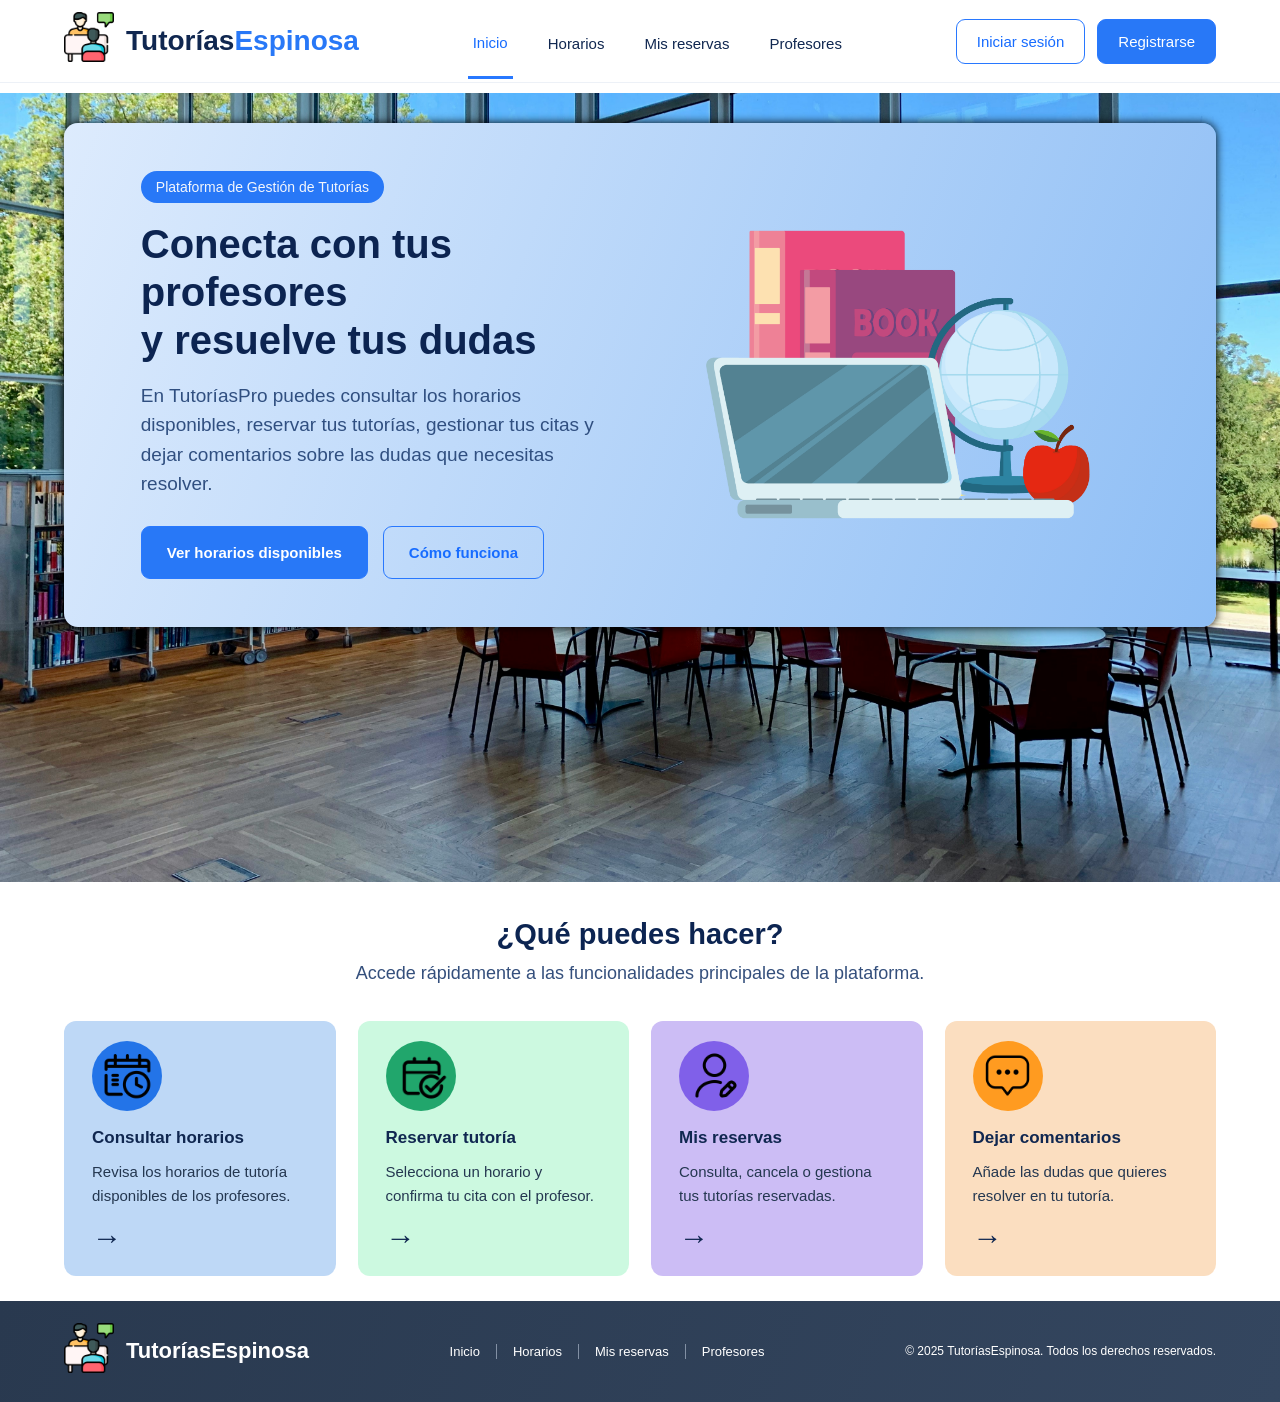
<file: index.html>
<!DOCTYPE html>
<html lang="es">
<head>
    <meta charset="UTF-8">
    <meta name="viewport" content="width=device-width, initial-scale=1.0">
    <title>TutoríasEspinosa</title>
    <link rel="stylesheet" href="./css/style.css">
</head>
<body>
    <header class="cabecera">
        <div class="contenedor navegacion">
            <a class="logo" href="#">
                <span class="icono-logo"><img src="./imagenes/discusion.png" width="50px"></span>
                <span>Tutorías<span class="azul">Espinosa</span></span>
            </a>

            <nav class="menu">
                <a class="activo" href="#">Inicio</a>
                <a href="#horarios">Horarios</a>
                <a href="#reservas">Mis reservas</a>
                <a href="#profesores">Profesores</a>
            </nav>

            <div class="botones-cabecera">
                <a class="boton boton-claro" href="#">Iniciar sesión</a>
                <a class="boton boton-azul" href="#">Registrarse</a>
            </div>
        </div>
    </header>

    <main>
     <div class="fondo">
        <section class="tarjeta-centro contenedor">
            <div class="tarjeta-centro-texto">
                <span class="etiqueta">Plataforma de Gestión de Tutorías</span>
                <h1>Conecta con tus profesores<br class="salto"> y resuelve tus dudas</h1>
                <p>
                    En TutoríasPro puedes consultar los horarios disponibles,
                    reservar tus tutorías, gestionar tus citas y dejar comentarios
                    sobre las dudas que necesitas resolver.
                </p>
                <div class="tarjeta-centro-botones">
                    <a class="boton boton-azul" href="#horarios">Ver horarios disponibles</a>
                    <a class="boton boton-claro" href="#funciones">Cómo funciona</a>
                </div>
            </div>

            <div class="tarjeta-centro-imagen">
    <img
        class="imagenIndex"
        src="./imagenes/imagenindex.png"
        alt="Ilustración de TutoríasPro"
    >
</div>
        </section>
     </div>

        <section class="funciones contenedor" id="funciones">
            <div class="titulo-seccion">
                <h2>¿Qué puedes hacer?</h2>
                <p>Accede rápidamente a las funcionalidades principales de la plataforma.</p>
            </div>

            <div class="tarjetas">
                <article class="tarjeta tarjeta-azul" id="horarios">
                    <div class="icono icono-azul"><img src="./imagenes/time-and-calendar.png" width="70%" height="70%"></div>
                    <h3>Consultar horarios</h3>
                    <p>Revisa los horarios de tutoría disponibles de los profesores.</p>
                    <a href="#">→</a>
                </article>

                <article class="tarjeta tarjeta-verde">
                    <div class="icono icono-verde"><img src="./imagenes/cheque.png" width="80%" height="80%"></div>
                    <h3>Reservar tutoría</h3>
                    <p>Selecciona un horario y confirma tu cita con el profesor.</p>
                    <a href="#">→</a>
                </article>

                <article class="tarjeta tarjeta-morada" id="reservas">
                    <div class="icono icono-morado"><img src="./imagenes/editar.png" width="70%" height="70%"></div>
                    <h3>Mis reservas</h3>
                    <p>Consulta, cancela o gestiona tus tutorías reservadas.</p>
                    <a href="#">→</a>
                </article>

                <article class="tarjeta tarjeta-naranja" id="profesores">
                    <div class="icono icono-naranja"><img src="./imagenes/bot-de-chat.png" width="70%" height="70%"></div>
                    <h3>Dejar comentarios</h3>
                    <p>Añade las dudas que quieres resolver en tu tutoría.</p>
                    <a href="#">→</a>
                </article>
            </div>
        </section>
    </main>

    <footer class="pie">
        <div class="contenedor pie-contenido">
            <a class="logo logo-pie" href="#">
                <span class="icono-logo"><img src="./imagenes/discusion.png" width="50px"></span>
                <span>TutoríasEspinosa</span>
            </a>
            <nav class="enlaces-pie">
                <a href="#">Inicio</a>
                <a href="#horarios">Horarios</a>
                <a href="#reservas">Mis reservas</a>
                <a href="#profesores">Profesores</a>
            </nav>
            <p>© 2025 TutoríasEspinosa. Todos los derechos reservados.</p>
        </div>
    </footer>
</body>
</html>
</file>
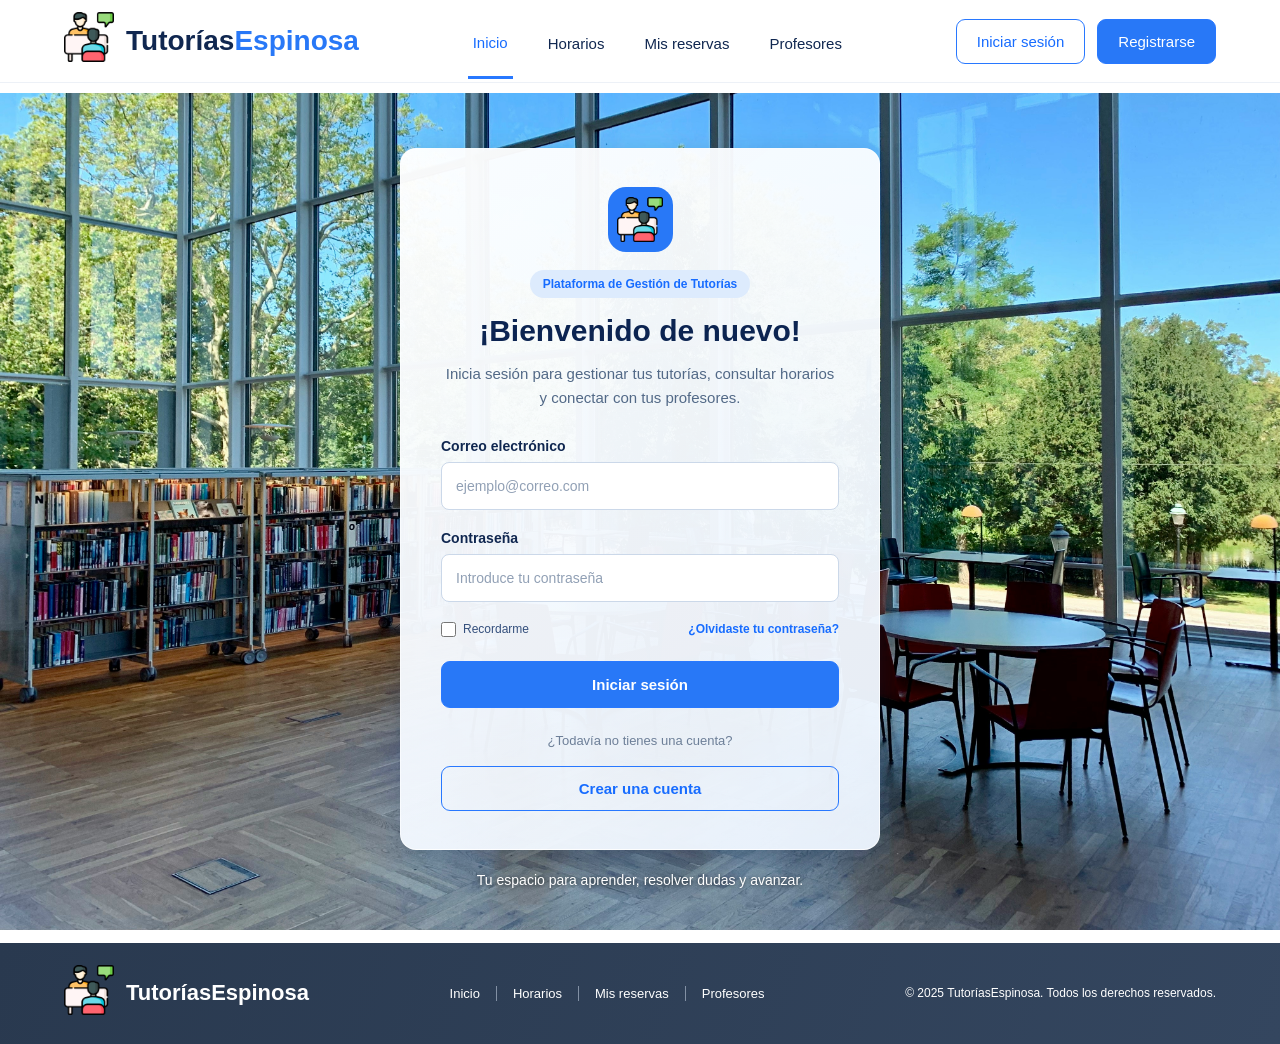
<file: login.html>
<!DOCTYPE html>
<html lang="es">
<head>
    <meta charset="UTF-8">
    <meta name="viewport" content="width=device-width, initial-scale=1.0">
    <title>Iniciar sesión - TutoríasEspinosa</title>
    <link rel="stylesheet" href="./css/style.css">
    <link rel="stylesheet" href="./css/login.css">
</head>
<body>

    <!-- HEADER ORIGINAL: SIN MODIFICACIONES -->
    <header class="cabecera">
        <div class="contenedor navegacion">
            <a class="logo" href="#">
                <span class="icono-logo"><img src="./imagenes/discusion.png" width="50px"></span>
                <span>Tutorías<span class="azul">Espinosa</span></span>
            </a>

            <nav class="menu">
                <a class="activo" href="#">Inicio</a>
                <a href="#horarios">Horarios</a>
                <a href="#reservas">Mis reservas</a>
                <a href="#profesores">Profesores</a>
            </nav>

            <div class="botones-cabecera">
                <a class="boton boton-claro" href="login.html">
                    Iniciar sesión
                </a>
                <a class="boton boton-azul" href="#">
                    Registrarse
                </a>
            </div>
        </div>
    </header>

    <!-- CONTENIDO PRINCIPAL: LOGIN -->
    <main class="login-fondo">
        <section class="login-contenedor">

            <div class="login-tarjeta">

                <div class="login-icono"><img src="./imagenes/discusion.png" width="70%"></div>

                <span class="login-etiqueta">
                    Plataforma de Gestión de Tutorías
                </span>

                <h1>¡Bienvenido de nuevo!</h1>

                <p class="login-descripcion">
                    Inicia sesión para gestionar tus tutorías,
                    consultar horarios y conectar con tus profesores.
                </p>

                <form class="login-formulario" action="#" method="post">

                    <div class="login-campo">
                        <label for="correo">Correo electrónico</label>
                        <input
                            type="email"
                            id="correo"
                            name="correo"
                            placeholder="ejemplo@correo.com"
                            autocomplete="email"
                            required
                        >
                    </div>

                    <div class="login-campo">
                        <label for="contrasena">Contraseña</label>
                        <input
                            type="password"
                            id="contrasena"
                            name="contrasena"
                            placeholder="Introduce tu contraseña"
                            autocomplete="current-password"
                            required
                        >
                    </div>

                    <div class="login-opciones">
                        <label class="login-recordar">
                            <input type="checkbox" name="recordar">
                            <span>Recordarme</span>
                        </label>

                        <a href="#" class="login-enlace">
                            ¿Olvidaste tu contraseña?
                        </a>
                    </div>

                    <button type="submit" class="boton boton-azul login-submit">
                        Iniciar sesión
                    </button>

                </form>

                <div class="login-separador">
                    <span>¿Todavía no tienes una cuenta?</span>
                </div>

                <a href="#" class="boton boton-claro login-registro">
                    Crear una cuenta
                </a>

            </div>

            <p class="login-pie-texto">
                Tu espacio para aprender, resolver dudas y avanzar.
            </p>

        </section>
    </main>

    <!-- FOOTER ORIGINAL: SIN MODIFICACIONES -->
    <footer class="pie">
        <div class="contenedor pie-contenido">
            <a class="logo logo-pie" href="#">
                <span class="icono-logo"><img src="./imagenes/discusion.png" width="50px"></span>
                <span>TutoríasEspinosa</span>
            </a>

            <nav class="enlaces-pie">
                <a href="#">Inicio</a>
                <a href="#horarios">Horarios</a>
                <a href="#reservas">Mis reservas</a>
                <a href="#profesores">Profesores</a>
            </nav>

            <p>© 2025 TutoríasEspinosa. Todos los derechos reservados.</p>
        </div>
    </footer>

</body>
</html>
</file>
<file: css/style.css>
/* Estilos generales */
* {
  box-sizing: border-box;
  margin: 0;
  padding: 0;
}

html {
  scroll-behavior: smooth;
}

body {
  font-family: Arial, Helvetica, sans-serif;
  color: #102750;
  background-color: #ffffff;

  min-height: 100vh;
display: flex;
flex-direction: column;
}

a {
  color: inherit;
  text-decoration: none;
}

.contenedor {
  width: 90%;
  max-width: 1370px;
  margin: 0 auto;
}

/* Cabecera y menú */
.cabecera {
  background-color: #ffffff;
  border-bottom: 1px solid #edf1f7;
  margin-bottom: 10px;
}

.navegacion {
  min-height: 82px;
  display: flex;
  align-items: center;
  justify-content: space-between;
  gap: 25px;
}

.main {

  flex: 1;
display: flex;
flex-direction: column;
}

.logo {
  display: flex;
  align-items: center;
  gap: 12px;
  font-size: 28px;
  font-weight: bold;
  white-space: nowrap;
}

.icono-logo {
  color: #102d61;
  font-size: 35px;
  position: relative;
  margin: 0 auto;
}

.azul {
  color: #2878f7;
}

.menu {
  display: flex;
  align-items: center;
  gap: 30px;
}

.menu a {
  padding: 30px 5px 25px;
  font-size: 15px;
}

.menu a:hover,
.menu .activo {
  color: #176cff;
  border-bottom: 3px solid #2878ff;
}

.botones-cabecera {
  display: flex;
  gap: 12px;
}

/* Botones */
.boton {
  display: inline-block;
  padding: 13px 20px;
  border: 1px solid #2878ff;
  border-radius: 9px;
  font-size: 15px;
  text-align: center;
  transition:
    background-color 0.2s,
    color 0.2s;
}

.boton-azul {
  color: #ffffff;
  background-color: #2878f7;
}

.boton-azul:hover {
  background-color: #155ed4;
}

.boton-claro {
  color: #176cff;
  background-color: transparent;
}

.boton-claro:hover {
  background-color: #eaf2ff;
}

/* Sección principal */
.tarjeta-centro {
  min-height: 430px;
  margin-top: 0;
  padding: 48px 6%;
  border-radius: 14px;
  background: linear-gradient(110deg, #ddebfd, #8ebef5);
  display: flex;
  align-items: center;
  justify-content: space-between;
  gap: 35px;
  overflow: hidden;
  box-shadow: black 0px 0px 10px;
}

.tarjeta-centro-texto {
  flex: 1;
  max-width: 590px;
}

.etiqueta {
  display: inline-block;
  margin-bottom: 17px;
  padding: 8px 15px;
  border-radius: 25px;
  background-color: #2878f7;
  color: #f3f6fc;
  font-size: 14px;
}

h1 {
  margin-bottom: 17px;
  color: #0c2451;
  font-size: 40px;
  line-height: 1.2;
}

.tarjeta-centro-texto p {
  max-width: 570px;
  margin-bottom: 27px;
  color: #304f80;
  font-size: 19px;
  line-height: 1.55;
}

.tarjeta-centro-botones {
  display: flex;
  flex-wrap: wrap;
  gap: 15px;
}

.tarjeta-centro-botones .boton {
  padding: 17px 25px;
  font-weight: bold;
}

.tarjeta-centro-imagen {
  flex: 1;
  min-width: 0;
  height: 300px;
  display: flex;
  align-items: center;
  justify-content: center;
  overflow: hidden;
}

.imagenIndex {
  display: block;
  width: 100%;
  height: 100%;
  object-fit: contain;
  object-position: center;
}

.fondo {
  padding-top: 30px;
  padding-bottom: 255px;
  background-image: url("../imagenes/fondo3.jpg");
  background-size: cover;
  background-position: center;
  background-repeat: no-repeat;
  background-attachment: fixed;
}

/* Tarjetas de funcionalidades */
.funciones {
  padding-top: 36px;
  padding-bottom: 25px;
}

.titulo-seccion {
  text-align: center;
  margin-bottom: 37px;
}

.titulo-seccion h2 {
  margin-bottom: 12px;
  color: #0c2451;
  font-size: 29px;
}

.titulo-seccion p {
  color: #344f7c;
  font-size: 18px;
}

.tarjetas {
  display: grid;
  grid-template-columns: repeat(4, 1fr);
  gap: 22px;
}

.tarjeta {
  min-height: 255px;
  padding: 20px 28px;
  border-radius: 12px;
}

.tarjeta-azul {
  background-color: #bed8f6;
}

.tarjeta-verde {
  background-color: #ccf9e0;
}

.tarjeta-morada {
  background-color: #ccbdf5;
}

.tarjeta-naranja {
  background-color: #fbdec0;
}

.icono {
  width: 70px;
  height: 70px;
  margin-bottom: 17px;
  border-radius: 50%;
  color: #ffffff;
  display: flex;
  align-items: center;
  justify-content: center;
  font-size: 37px;
}

.icono-azul {
  background-color: #2374e8;
}

.icono-verde {
  background-color: #21a66c;
}

.icono-morado {
  background-color: #8060e9;
}

.icono-naranja {
  background-color: #ff9b20;
}

.tarjeta h3 {
  margin-bottom: 12px;
  color: #102750;
  font-size: 17px;
}

.tarjeta p {
  min-height: 50px;
  margin-bottom: 10px;
  color: #243750;
  font-size: 15px;
  line-height: 1.6;
}

.tarjeta > a {
  display: inline-block;
  margin-top: 3px;
  font-size: 30px;
  line-height: 1;
}

.tarjeta > a:hover {
  color: #2878f7;
}

/* Pie de página */
.pie {
  margin-top: auto;
  padding: 22px 0;
  color: #ffffff;
  background: linear-gradient(110deg, #29394f, #34465f);
  width: 100%;
}

.pie-contenido {
  display: flex;
  align-items: center;
  justify-content: space-between;
  gap: 25px;
}

.logo-pie {
  color: #ffffff;
  font-size: 22px;
}

.logo-pie .icono-logo {
  color: #ffffff;
  font-size: 30px;
}

.enlaces-pie {
  display: flex;
  flex-wrap: wrap;
  gap: 0;
}

.enlaces-pie a {
  padding: 0 16px;
  border-right: 1px solid #8290a4;
  font-size: 13px;
}

.enlaces-pie a:last-child {
  border-right: none;
}

.enlaces-pie a:hover {
  text-decoration: underline;
}

.pie p {
  font-size: 12px;
  text-align: right;
}

/* Adaptación a tablets y móviles */
@media (max-width: 1050px) {
  .navegacion {
    flex-wrap: wrap;
    padding: 15px 0;
  }

  .menu {
    order: 3;
    width: 100%;
    justify-content: center;
    gap: 20px;
  }

  .menu a {
    padding: 10px 5px;
  }

  .tarjeta-centro {
    padding: 35px;
  }

  h1 {
    font-size: 32px;
  }

  .tarjeta-centro-texto p {
    font-size: 16px;
  }

  .tarjetas {
    grid-template-columns: repeat(2, 1fr);
  }

  .pie-contenido {
    flex-wrap: wrap;
    justify-content: center;
  }

  .pie p {
    width: 100%;
    text-align: center;
  }

    .fondo {
  padding-bottom: 50px;
}

}

@media (max-width: 700px) {
  .contenedor {
    width: 92%;
  }

  .navegacion {
    justify-content: center;
  }

  .logo {
    font-size: 25px;
  }

  .botones-cabecera {
    width: 100%;
    justify-content: center;
  }

  .menu {
    gap: 12px;
    overflow-x: auto;
    justify-content: flex-start;
  }

  .menu a {
    white-space: nowrap;
    font-size: 14px;
  }

  .tarjeta-centro {
    flex-direction: column;
    align-items: stretch;
    padding: 28px 22px;
  }

  h1 {
    font-size: 30px;
  }

  .salto {
    display: none;
  }

  .tarjeta-centro-texto p {
    font-size: 16px;
  }

  .tarjeta-centro-imagen {
    width: 100%;
    min-width: 0;
    height: 230px;
  }

  .tarjeta-centro-botones {
    flex-direction: column;
  }

  .tarjeta-centro-botones .boton {
    width: 100%;
  }

  .titulo-seccion h2 {
    font-size: 25px;
  }

  .titulo-seccion p {
    font-size: 16px;
    line-height: 1.5;
  }

  .tarjetas {
    grid-template-columns: 1fr;
  }

  .tarjeta {
    min-height: 225px;
  }

  .enlaces-pie {
    justify-content: center;
    row-gap: 14px;
  }

  .enlaces-pie a {
    padding: 0 9px;
  }

  .fondo {
  padding-bottom: 50px;
}

}
</file>
<file: css/login.css>
/* ==============================
   PÁGINA DE LOGIN
   ============================== */

.login-fondo {
    min-height: 650px;
    padding: 55px 20px;
    display: flex;
    align-items: center;
    justify-content: center;
    flex: 1;
    background-image: url("../imagenes/fondo3.jpg");
    background-size: cover;
    background-position: center;
    background-repeat: no-repeat;
    background-attachment: fixed;
}

.login-contenedor {
    width: 100%;
    max-width: 480px;
    margin: 0 auto;
}

.login-tarjeta {
    padding: 38px 40px;
    border: 1px solid rgba(255, 255, 255, 0.7);
    border-radius: 16px;

    background: linear-gradient(
        145deg,
        rgba(255, 255, 255, 0.97),
        rgba(237, 245, 255, 0.96)
    );

    box-shadow: 0 8px 25px rgba(16, 39, 80, 0.25);
    text-align: center;
}

.login-icono {
    width: 65px;
    height: 65px;
    margin: 0 auto 18px;

    display: flex;
    align-items: center;
    justify-content: center;

    border-radius: 18px;
    background-color: #2878f7;
    font-size: 36px;
    transform: none;
}

.login-etiqueta {
    display: inline-block;
    margin-bottom: 14px;
    padding: 7px 13px;

    border-radius: 25px;
    background-color: #ddebfd;
    color: #176cff;
    font-size: 12px;
    font-weight: bold;
}

.login-tarjeta h1 {
    margin-bottom: 12px;
    color: #0c2451;
    font-size: 30px;
    line-height: 1.25;
}

.login-descripcion {
    margin-bottom: 28px;
    color: #526987;
    font-size: 15px;
    line-height: 1.6;
}

.login-formulario {
    text-align: left;
}

.login-campo {
    margin-bottom: 20px;
}

.login-campo label {
    display: block;
    margin-bottom: 8px;
    color: #102750;
    font-size: 14px;
    font-weight: bold;
}

.login-campo input {
    width: 100%;
    min-height: 48px;
    padding: 12px 14px;

    border: 1px solid #cbd8e9;
    border-radius: 8px;
    outline: none;

    background-color: #ffffff;
    color: #102750;
    font-family: Arial, Helvetica, sans-serif;
    font-size: 14px;

    transition: border-color 0.2s, box-shadow 0.2s;
}

.login-campo input::placeholder {
    color: #91a0b5;
}

.login-campo input:focus {
    border-color: #2878f7;
    box-shadow: 0 0 0 3px rgba(40, 120, 247, 0.14);
}

.login-opciones {
    margin: 2px 0 24px;

    display: flex;
    align-items: center;
    justify-content: space-between;
    flex-wrap: wrap;
    gap: 10px;

    font-size: 12px;
}

.login-recordar {
    display: flex;
    align-items: center;
    gap: 7px;
    color: #344f7c;
    cursor: pointer;
}

.login-recordar input {
    width: 15px;
    height: 15px;
    accent-color: #2878f7;
}

.login-enlace {
    color: #176cff;
    font-weight: bold;
}

.login-enlace:hover {
    text-decoration: underline;
}

.login-submit {
    width: 100%;
    padding: 14px 20px;
    cursor: pointer;
    font-family: Arial, Helvetica, sans-serif;
    font-weight: bold;
}

.login-separador {
    margin: 25px 0 18px;
    color: #6d7f98;
    font-size: 13px;
    text-align: center;
}

.login-registro {
    display: block;
    width: 100%;
    padding: 13px 20px;
    font-weight: bold;
}

.login-pie-texto {
    margin-top: 22px;
    color: #ffffff;
    font-size: 14px;
    text-align: center;
    text-shadow: 0 1px 4px rgba(0, 0, 0, 0.65);
}

/* Adaptación a móviles */

@media (max-width: 700px) {
    .login-fondo {
        min-height: auto;
        padding: 35px 16px;
        background-attachment: scroll;
    }

    .login-tarjeta {
        padding: 30px 22px;
    }

    .login-tarjeta h1 {
        font-size: 26px;
    }

    .login-descripcion {
        font-size: 14px;
    }

    .login-opciones {
        align-items: flex-start;
    }
}
</file>
